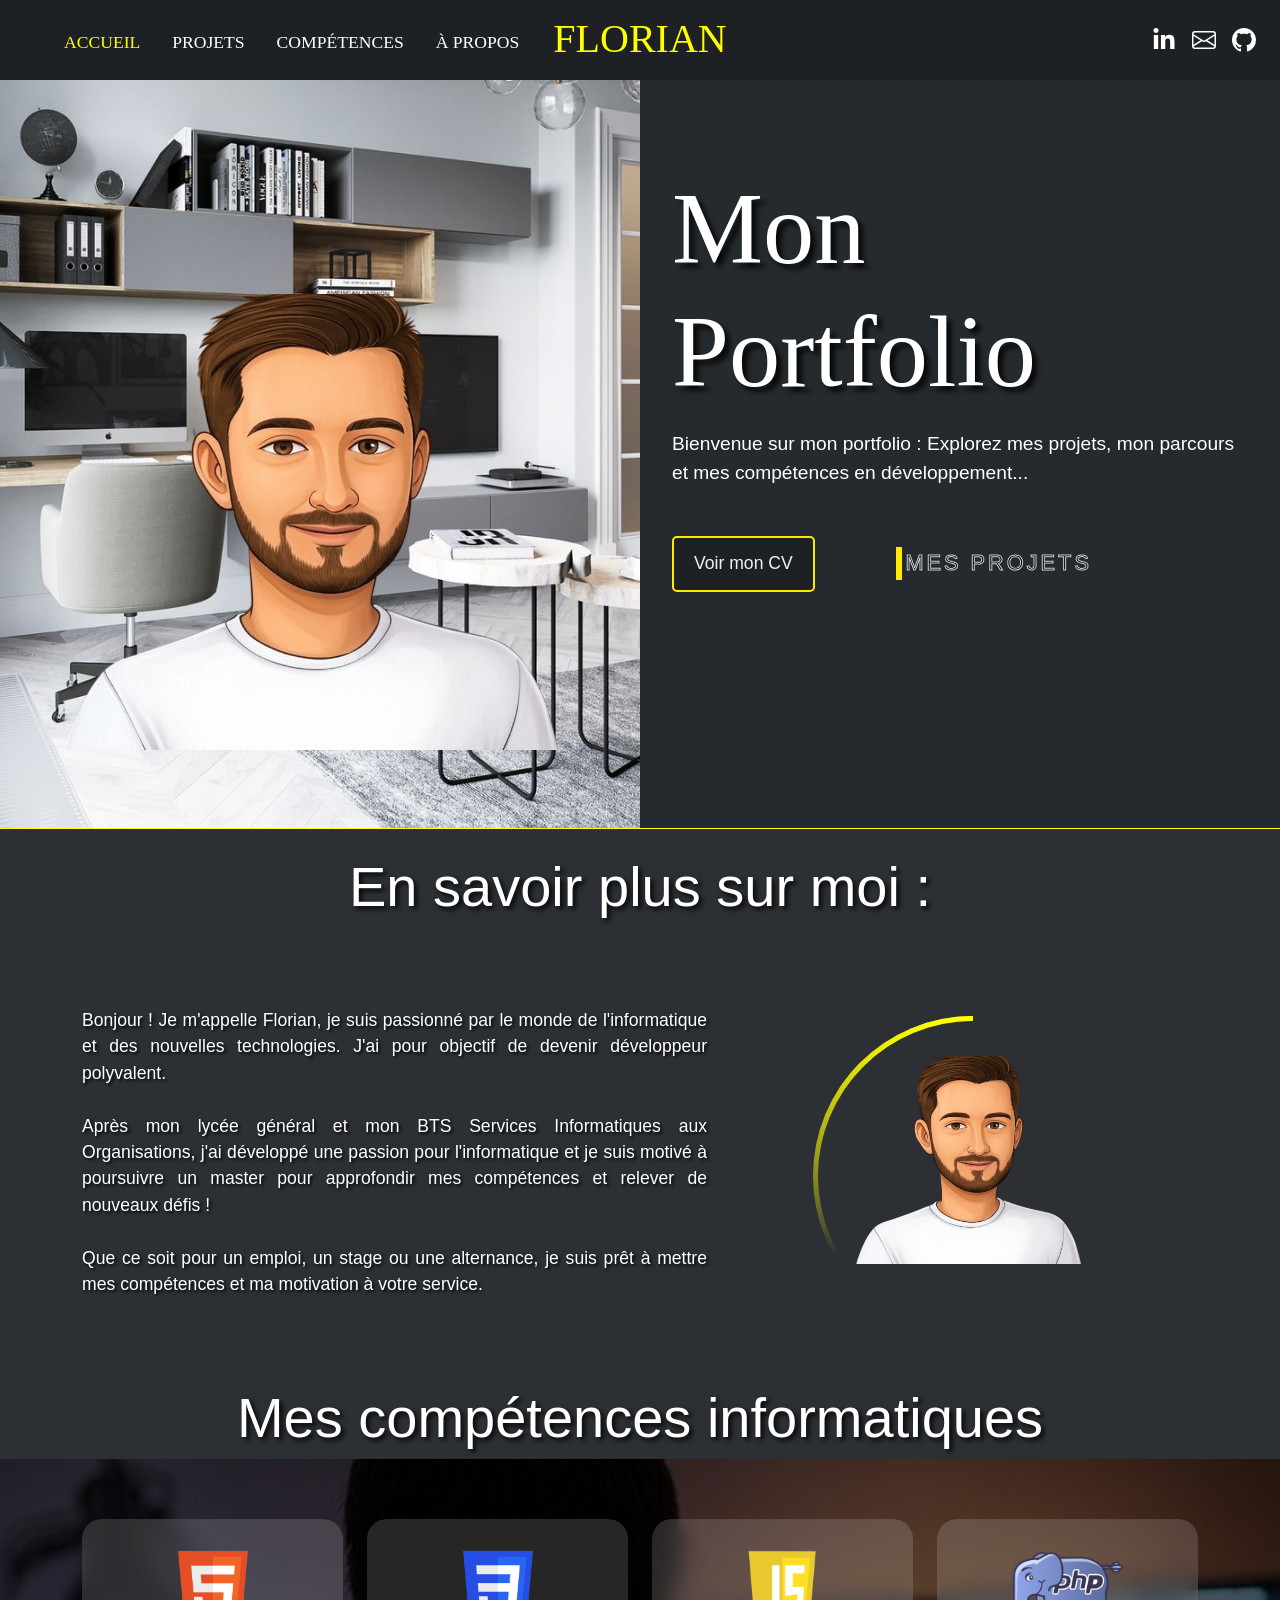
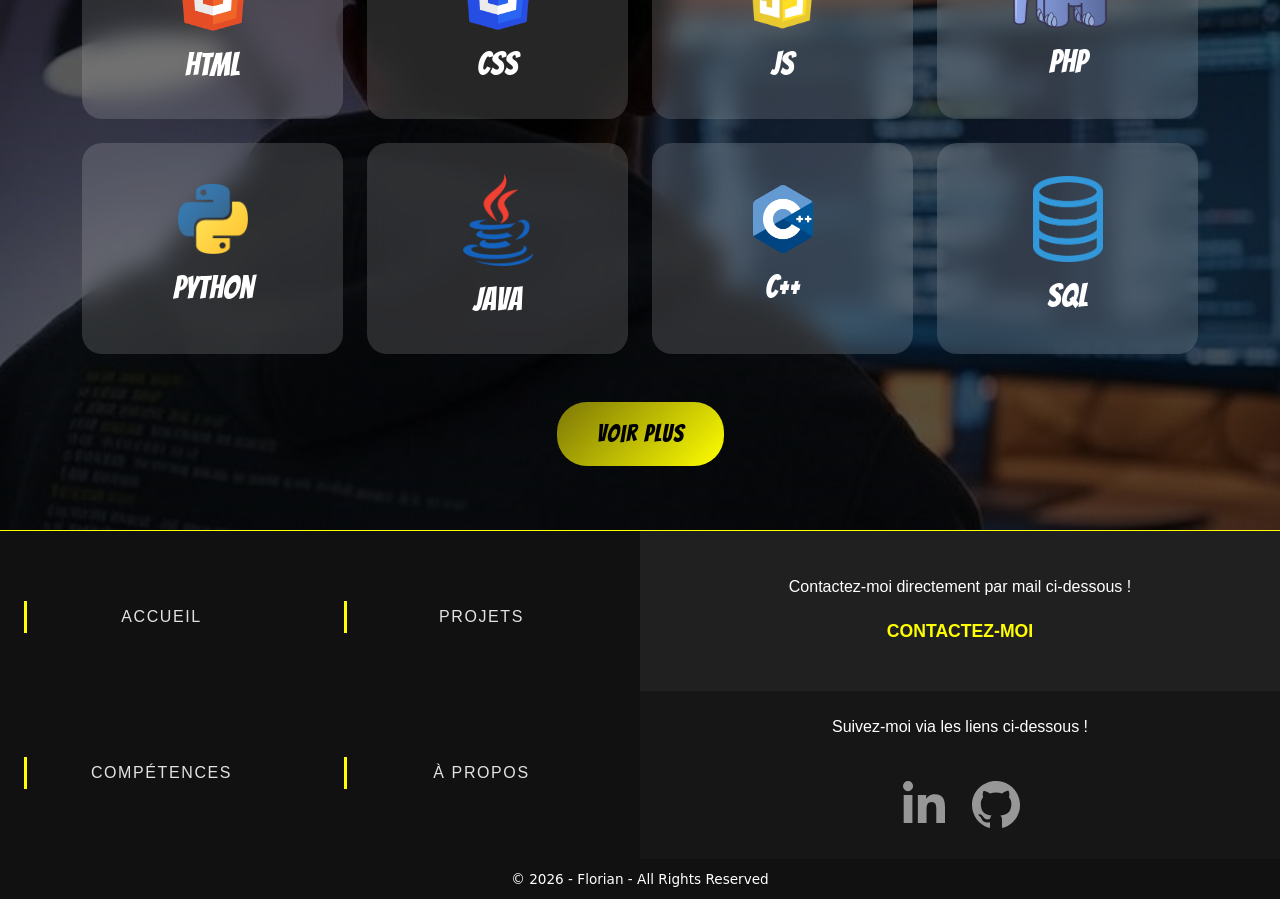
<file: index.html>
<!DOCTYPE html>
<html lang="fr">
<head>
    <meta charset="UTF-8">
    <meta name="viewport" content="width=device-width, initial-scale=1.0">
    <title>Portfolio | Accueil</title>
    <script src="index.js" defer></script>
    <!-- Bootstrap CSS -->
    <link href="https://cdn.jsdelivr.net/npm/bootstrap@5.3.3/dist/css/bootstrap.min.css" rel="stylesheet" integrity="sha384-QWTKZyjpPEjISv5WaRU9OFeRpok6YctnYmDr5pNlyT2bRjXh0JMhjY6hW+ALEwIH" crossorigin="anonymous">
    <!-- Font Awesome -->
    <link href="https://fonts.googleapis.com/css2?family=Bangers&display=swap" rel="stylesheet">
    <!-- AOS Animation Library -->
    <link href="https://unpkg.com/aos@2.3.1/dist/aos.css" rel="stylesheet">
    <link rel="stylesheet" href="index.css">
    <link rel="shortcut icon" href="Images/Shortcut/Shortcut_Image.png"/>
</head>

<body>

  <!-- ===== NAVBAR ===== -->
  <nav class="navbar navbar-expand-xl fixed-top">
    <div class="container-fluid">

      <!-- Menu offcanvas (mobile) -->
      <div class="offcanvas offcanvas-top" tabindex="-1" id="offcanvasNavbar" aria-labelledby="offcanvasNavbarLabel">
        <div class="offcanvas-header">
          <button type="button" class="btn-close" data-bs-dismiss="offcanvas" aria-label="Fermer"></button>
        </div>
        <div class="offcanvas-body">
          <ul class="navbar-nav justify-content-start flex-grow-1 pe-3 ms-lg-4">
            <li class="nav-item">
              <a class="nav-link page-actuel mx-lg-2" aria-current="page" href="#">ACCUEIL</a>
            </li>
            <li class="nav-item">
              <a class="nav-link mx-lg-2" href="Projets/Projets.html">PROJETS</a>
            </li>
            <li class="nav-item">
              <a class="nav-link mx-lg-2" href="Compétences/Competences.html">COMPÉTENCES</a>
            </li>
            <li class="nav-item">
              <a class="nav-link mx-lg-2" href="APropos/APropos.html">À PROPOS</a>
            </li>
          </ul>
        </div>
      </div>

      <!-- Burger à gauche -->
      <button class="navbar-toggler" type="button" data-bs-toggle="offcanvas" data-bs-target="#offcanvasNavbar" aria-controls="offcanvasNavbar" aria-label="Menu">
        <span class="navbar-toggler-icon"></span>
      </button>

      <!-- Titre centré absolument -->
      <a class="navbar-brand titre" href="#">FLORIAN</a>

      <!-- Icônes réseaux à droite -->
      <div class="div-reseau d-flex align-items-center gap-2 gap-md-3">
        <a title="LinkedIn" href="https://www.linkedin.com/in/florian-guicheteau-31a60a268/" target="_blank" class="nav-icon">
          <svg class="svg-linkedin" xmlns="http://www.w3.org/2000/svg" viewBox="0 0 448 512" width="24" height="24" fill="white">
            <path d="M100.3 448H7.4V148.9h92.9zM53.8 108.1C24.1 108.1 0 83.5 0 53.8a53.8 53.8 0 0 1 107.6 0c0 29.7-24.1 54.3-53.8 54.3zM447.9 448h-92.7V302.4c0-34.7-.7-79.2-48.3-79.2-48.3 0-55.7 37.7-55.7 76.7V448h-92.8V148.9h89.1v40.8h1.3c12.4-23.5 42.7-48.3 87.9-48.3 94 0 111.3 61.9 111.3 142.3V448z"/>
          </svg>
        </a>
        <a class="nav-icon d-none d-md-block" href="https://mail.google.com/mail/?view=cm&fs=1&to=florian.guicheteau49@gmail.com&su=Demande%20de%20contact&body=Bonjour,%20je%20souhaite%20vous%20contacter%20pour..." title="E-mail">
          <svg class="svg-mail" xmlns="http://www.w3.org/2000/svg" viewBox="0 0 16 16" width="24" height="24" fill="white">
            <path d="M0 4a2 2 0 0 1 2-2h12a2 2 0 0 1 2 2v8a2 2 0 0 1-2 2H2a2 2 0 0 1-2-2zm2-1a1 1 0 0 0-1 1v.217l7 4.2 7-4.2V4a1 1 0 0 0-1-1zm13 2.383-4.708 2.825L15 11.105zm-.034 6.876-5.64-3.471L8 9.583l-1.326-.795-5.64 3.47A1 1 0 0 0 2 13h12a1 1 0 0 0 .966-.741M1 11.105l4.708-2.897L1 5.383z"/>
          </svg>
        </a>
        <a title="GitHub" href="https://github.com/Florian2801" target="_blank" class="nav-icon">
          <svg class="svg-github" xmlns="http://www.w3.org/2000/svg" viewBox="0 0 16 16" width="24" height="24" fill="white">
            <path d="M8 0C3.58 0 0 3.58 0 8c0 3.54 2.29 6.53 5.47 7.59.4.07.55-.17.55-.38 0-.19-.01-.82-.01-1.49-2.01.37-2.53-.49-2.69-.94-.09-.23-.48-.94-.82-1.13-.28-.15-.68-.52-.01-.53.63-.01 1.08.58 1.23.82.72 1.21 1.87.87 2.33.66.07-.52.28-.87.51-1.07-1.78-.2-3.64-.89-3.64-3.95 0-.87.31-1.59.82-2.15-.08-.2-.36-1.02.08-2.12 0 0 .67-.21 2.2.82.64-.18 1.32-.27 2-.27s1.36.09 2 .27c1.53-1.04 2.2-.82 2.2-.82.44 1.1.16 1.92.08 2.12.51.56.82 1.27.82 2.15 0 3.07-1.87 3.75-3.65 3.95.29.25.54.73.54 1.48 0 1.07-.01 1.93-.01 2.2 0 .21.15.46.55.38A8.01 8.01 0 0 0 16 8c0-4.42-3.58-8-8-8"/>
          </svg>
        </a>
      </div>
    </div>
  </nav>

  <!-- ===== SECTION HERO ===== -->
  <div class="section-hero">
    <div class="row g-0 h-100">
      <!-- Image gauche -->
      <div class="col-md-6 col-12 position-relative">
        <img class="fond-moi" src="Images/Accueil/Fonds.jpg" alt="Background">
        <img class="moi" src="Images/Accueil/image-Photoroom.png" alt="Moi">
      </div>
      <!-- Texte droite (masqué sur mobile) -->
      <div class="col-md-6 d-none d-md-flex align-items-center hero-text-col">
        <div class="hero-text-inner">
          <h1 class="titre-portfolio2">Mon Portfolio</h1>
          <p class="p-portfolio">Bienvenue sur mon portfolio : Explorez mes projets, mon parcours et mes compétences en développement...</p>
          <div class="d-flex align-items-center gap-4 mt-4 mt-lg-5">
            <a href="APropos/APropos.html#cv-point">
              <button class="btn-cv">Voir mon CV</button>
            </a>
            <button class="btn-loisir">
              <a href="Projets/Projets.html" style="text-decoration:none;">
                <span>&nbsp;MES PROJETS&nbsp;</span>
                <span class="span-loisir">&nbsp;MES PROJETS&nbsp;</span>
              </a>
            </button>
          </div>
        </div>
      </div>
    </div>
  </div>

  <!-- ===== SECTION EN SAVOIR PLUS ===== -->
  <div class="div-scroll" id="div-scroll">
    <h1 class="text-center titre-div-scroll1 mt-4">En savoir plus sur moi :</h1>

    <div class="container mt-4 mt-md-5">
      <div class="row align-items-center">
        <div class="col-12 col-md-7 col-texte">
          <p class="p-savoir-plus me-md-3 mt-md-3">Bonjour ! Je m'appelle Florian, je suis passionné par le monde de l'informatique et des nouvelles technologies. J'ai pour objectif de devenir développeur polyvalent.<br><br>
            Après mon lycée général et mon BTS Services Informatiques aux Organisations, j'ai développé une passion pour l'informatique et je suis motivé à poursuivre un master pour approfondir mes compétences et relever de nouveaux défis !<br><br>
            Que ce soit pour un emploi, un stage ou une alternance, je suis prêt à mettre mes compétences et ma motivation à votre service.</p>
        </div>
        <div class="col-12 col-md-5 col-avatar d-flex justify-content-center">
          <div class="img-home mt-4 mt-md-5">
            <div class="img-box">
              <div class="img-item">
                <img class="img-bitmoji" src="Images/Accueil/image-Photoroom.png" alt="Avatar">
              </div>
            </div>
          </div>
        </div>
      </div>
    </div>

    <!-- ===== COMPÉTENCES ===== -->
    <h1 class="text-center titre-div-scroll2 mt-5">Mes compétences informatiques</h1>

    <div class="skills-section">
      <img src="Images/Accueil/Développeur.jpg" class="skills-bg" alt="">

      <div class="skills-overlay">
        <div class="container">
          <div class="row g-4 justify-content-center">

            <div class="col-6 col-md-4 col-xl-3">
              <div class="skill-card">
                <img src="Images/Accueil/Logo-html.png" alt="HTML">
                <span>HTML</span>
              </div>
            </div>

            <div class="col-6 col-md-4 col-xl-3">
              <div class="skill-card">
                <img src="Images/Accueil/logo-css.png" alt="CSS">
                <span>CSS</span>
              </div>
            </div>

            <div class="col-6 col-md-4 col-xl-3">
              <div class="skill-card">
                <img class="img-js" src="Images/Accueil/Logo-javascript.png" alt="JavaScript">
                <span>JS</span>
              </div>
            </div>

            <div class="col-6 col-md-4 col-xl-3 d-none d-xl-block">
              <div class="skill-card">
                <img class="img-php" src="Images/Accueil/Logo-php.png" alt="PHP">
                <span>PHP</span>
              </div>
            </div>

            <div class="col-6 col-md-4 col-xl-3">
              <div class="skill-card">
                <img src="Images/Accueil/Logo-python.png" alt="Python">
                <span>Python</span>
              </div>
            </div>

            <div class="col-6 col-md-4 col-xl-3">
              <div class="skill-card">
                <img src="Images/Accueil/Logo-java.webp" alt="Java">
                <span>Java</span>
              </div>
            </div>

            <div class="col-6 col-md-4 col-xl-3">
              <div class="skill-card">
                <img class="img-cpp" src="Images/Accueil/Logo-C++.png" alt="C++">
                <span>C++</span>
              </div>
            </div>

            <div class="col-6 col-md-4 col-xl-3 d-none d-xl-block">
              <div class="skill-card">
                <img src="Images/Accueil/Logo-sql.png" alt="SQL">
                <span>SQL</span>
              </div>
            </div>

          </div>

          <div class="text-center mt-5 pb-4">
            <a href="Compétences/Competences.html" class="btn-more">Voir plus</a>
          </div>
        </div>
      </div>
    </div>

    <!-- ===== FOOTER ===== -->
    <footer id="footer">
      <div class="row g-0">

        <!-- Liens pages -->
        <div class="col-12 col-md-6">
            <div class="box-footer1 d-flex flex-column justify-content-center align-items-center h-100 py-4">
                <div class="row mb-3 mb-md-5 g-3 g-md-5 w-100 px-3 px-md-0">
                    <div class="col-6 mb-2 mb-md-4 text-center">
                        <a class="a-pages w-100" href="#">ACCUEIL</a>
                    </div>
                    <div class="col-6 text-center">
                        <a class="a-pages w-100" href="Projets/Projets.html">PROJETS</a>
                    </div>
                </div>
                <div class="row mt-1 g-3 g-md-5 w-100 px-3 px-md-0">
                    <div class="col-6 text-center">
                        <a class="a-pages w-100" href="Compétences/Competences.html">COMPÉTENCES</a>
                    </div>
                    <div class="col-6 text-center">
                        <a class="a-pages w-100" href="APropos/APropos.html">À PROPOS</a>
                    </div>
                </div>
            </div>
        </div>

        <!-- Contact + Réseaux -->
        <div class="col-12 col-md-6 d-flex flex-column">
          <div class="box-footer2 flex-grow-1 d-flex flex-column justify-content-center align-items-center py-4">
            <p class="p-email mb-3">Contactez-moi directement par mail ci-dessous !</p>
            <a class="a-email" href="https://mail.google.com/mail/?view=cm&fs=1&to=florian.guicheteau49@gmail.com&su=Demande%20de%20contact&body=Bonjour,%20je%20souhaite%20vous%20contacter%20pour..." target="_blank">
              <button class="btn-email">CONTACTEZ-MOI</button>
            </a>
          </div>
          <div class="box-footer3 flex-grow-1 d-flex flex-column justify-content-center align-items-center py-4">
            <p class="p-suivre mb-3">Suivez-moi via les liens ci-dessous !</p>
              <div class="social-icons mt-3">
                  <a class="block-linkedin2" title="LinkedIn" href="https://www.linkedin.com/in/florian-guicheteau-31a60a268/" target="_blank">
                    <svg class="svg-linkedin2" xmlns="http://www.w3.org/2000/svg" viewBox="0 0 448 512"><path d="M100.3 448H7.4V148.9h92.9zM53.8 108.1C24.1 108.1 0 83.5 0 53.8a53.8 53.8 0 0 1 107.6 0c0 29.7-24.1 54.3-53.8 54.3zM447.9 448h-92.7V302.4c0-34.7-.7-79.2-48.3-79.2-48.3 0-55.7 37.7-55.7 76.7V448h-92.8V148.9h89.1v40.8h1.3c12.4-23.5 42.7-48.3 87.9-48.3 94 0 111.3 61.9 111.3 142.3V448z"/></svg>
                  </a>
                  <a class="block-github2" title="GitHub" href="https://github.com/Florian2801" target="_blank">
                    <svg class="svg-github2" xmlns="http://www.w3.org/2000/svg" viewBox="0 0 16 16"><path d="M8 0C3.58 0 0 3.58 0 8c0 3.54 2.29 6.53 5.47 7.59.4.07.55-.17.55-.38 0-.19-.01-.82-.01-1.49-2.01.37-2.53-.49-2.69-.94-.09-.23-.48-.94-.82-1.13-.28-.15-.68-.52-.01-.53.63-.01 1.08.58 1.23.82.72 1.21 1.87.87 2.33.66.07-.52.28-.87.51-1.07-1.78-.2-3.64-.89-3.64-3.95 0-.87.31-1.59.82-2.15-.08-.2-.36-1.02.08-2.12 0 0 .67-.21 2.2.82.64-.18 1.32-.27 2-.27s1.36.09 2 .27c1.53-1.04 2.2-.82 2.2-.82.44 1.1.16 1.92.08 2.12.51.56.82 1.27.82 2.15 0 3.07-1.87 3.75-3.65 3.95.29.25.54.73.54 1.48 0 1.07-.01 1.93-.01 2.2 0 .21.15.46.55.38A8.01 8.01 0 0 0 16 8c0-4.42-3.58-8-8-8"/></svg>
                  </a>
              </div>
          </div>
        </div>
      </div>

      <div class="div-copyright">
        <p class="text-center copyright mb-0">© 2026 - Florian - All Rights Reserved</p>
      </div>
    </footer>

  </div>

  <!-- Bootstrap JS -->
  <script src="https://cdn.jsdelivr.net/npm/bootstrap@5.3.3/dist/js/bootstrap.bundle.min.js" integrity="sha384-YvpcrYf0tY3lHB60NNkmXc5s9fDVZLESaAA55NDzOxhy9GkcIdslK1eN7N6jIeHz" crossorigin="anonymous"></script>
</body>
</html>
</file>
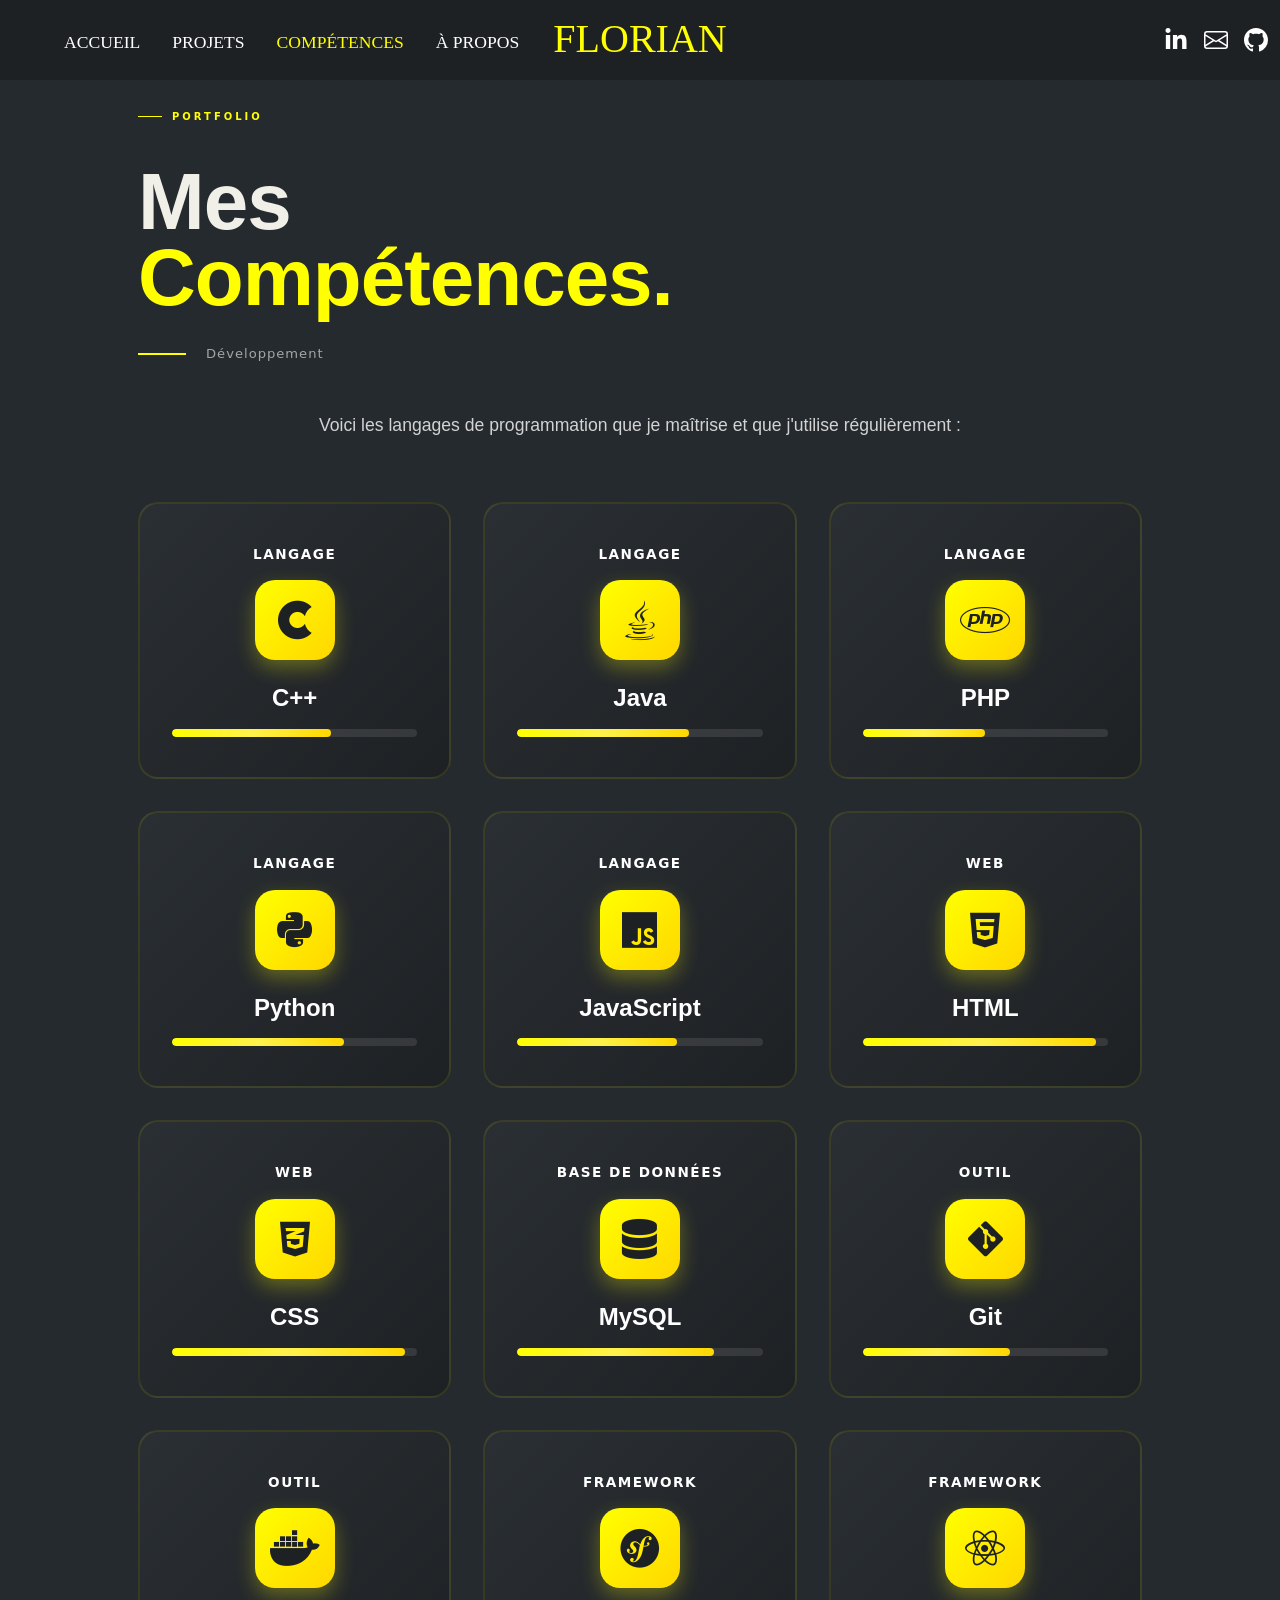
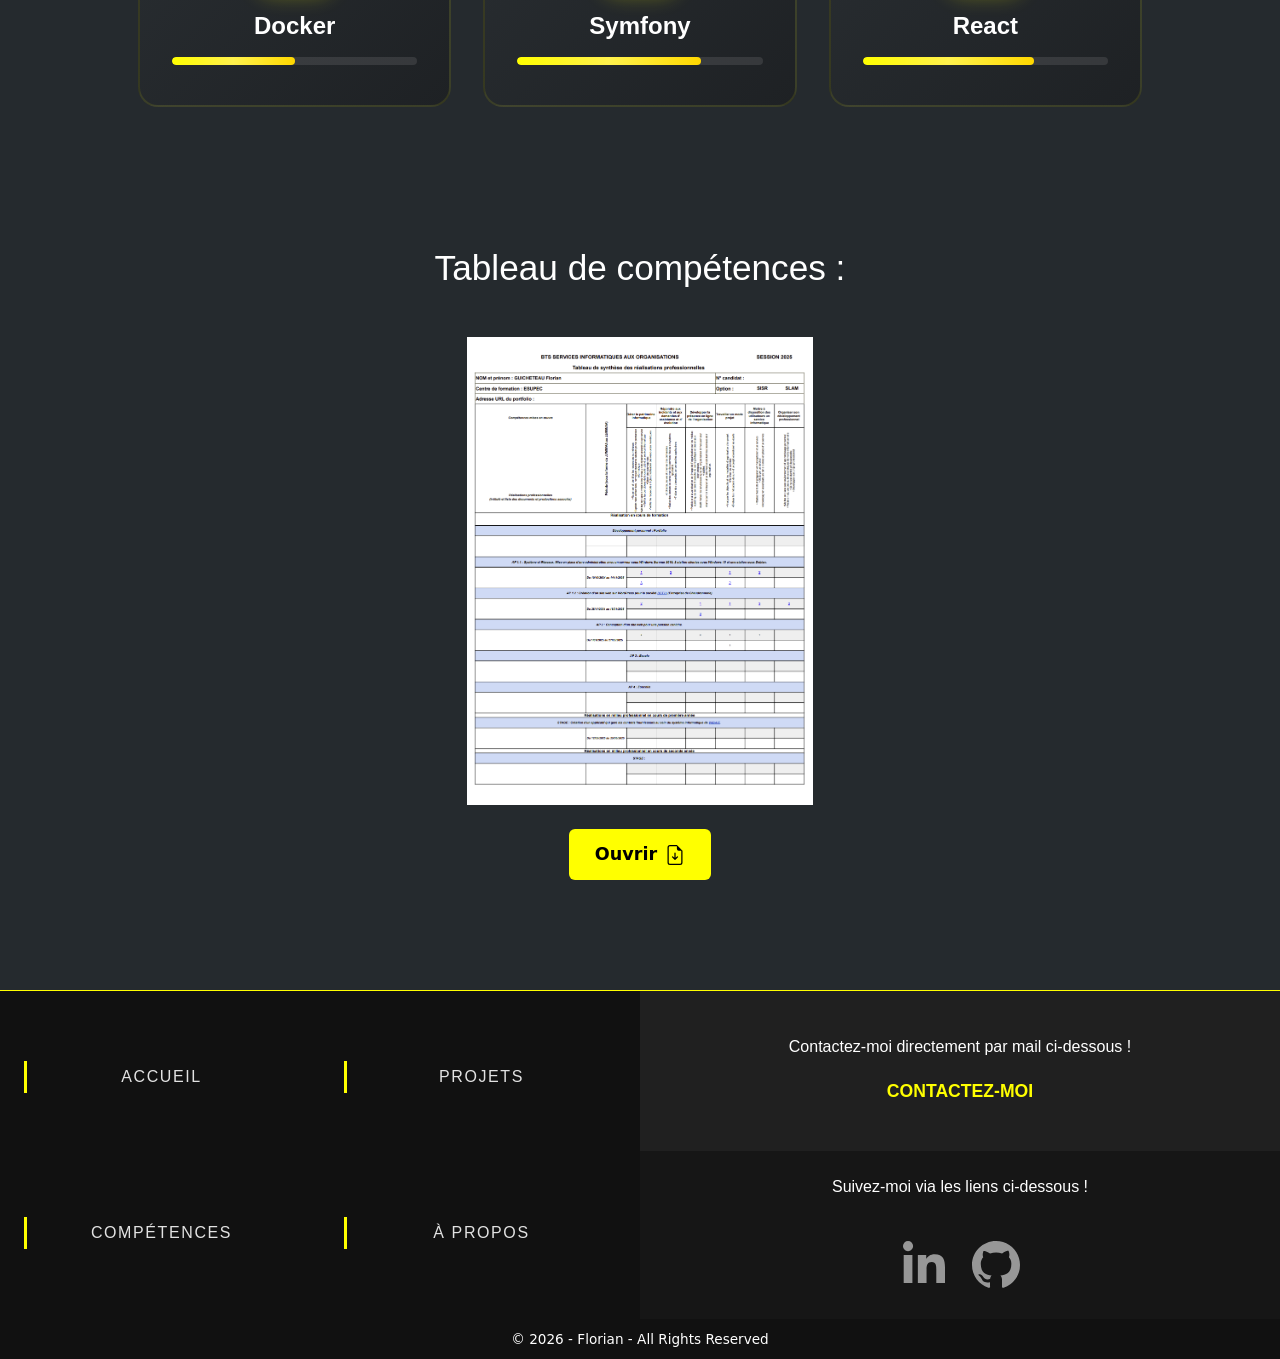
<file: Compétences/Competences.html>
<!DOCTYPE html>
<html lang="fr">
<head>
    <meta charset="UTF-8">
    <meta name="viewport" content="width=device-width, initial-scale=1.0">
    <title>Portfolio | Compétences</title>
    <link rel="stylesheet" href="Competences.css">
    <link rel="shortcut icon" href="../Images/Shortcut/Shortcut_Image.png"/>
    <script src="Competences.js" defer></script>
    <!-- Bootstrap CSS -->
    <link href="https://cdn.jsdelivr.net/npm/bootstrap@5.3.3/dist/css/bootstrap.min.css" rel="stylesheet" integrity="sha384-QWTKZyjpPEjISv5WaRU9OFeRpok6YctnYmDr5pNlyT2bRjXh0JMhjY6hW+ALEwIH" crossorigin="anonymous">
    <!-- Font Awesome -->
     <link rel="stylesheet" href="https://cdnjs.cloudflare.com/ajax/libs/font-awesome/6.5.1/css/all.min.css">
    <link href="https://fonts.googleapis.com/css2?family=Bangers&display=swap" rel="stylesheet">
    <!-- AOS Animation Library -->
    <link href="https://unpkg.com/aos@2.3.1/dist/aos.css" rel="stylesheet">
</head>

<body>

    <!-- ===== NAVBAR ===== -->
    <nav class="navbar navbar-expand-xl fixed-top">
        <div class="container-fluid">

            <!-- Menu offcanvas (mobile) -->
            <div class="offcanvas offcanvas-top" tabindex="-1" id="offcanvasNavbar" aria-labelledby="offcanvasNavbarLabel">
                <div class="offcanvas-header">
                    <button type="button" class="btn-close" data-bs-dismiss="offcanvas" aria-label="Fermer"></button>
                </div>
                <div class="offcanvas-body">
                    <ul class="navbar-nav justify-content-start flex-grow-1 pe-3 ms-lg-4">
                        <li class="nav-item">
                            <a class="nav-link mx-lg-2" href="../index.html">ACCUEIL</a>
                        </li>
                        <li class="nav-item">
                            <a class="nav-link mx-lg-2" href="../Projets/Projets.html">PROJETS</a>
                        </li>
                        <li class="nav-item">
                            <a class="nav-link page-actuel mx-lg-2" aria-current="page" href="#">COMPÉTENCES</a>
                        </li>
                        <li class="nav-item">
                            <a class="nav-link mx-lg-2" href="../APropos/APropos.html">À PROPOS</a>
                        </li>
                    </ul>
                </div>
            </div>

            <!-- Burger à gauche -->
            <button class="navbar-toggler" type="button" data-bs-toggle="offcanvas" data-bs-target="#offcanvasNavbar" aria-controls="offcanvasNavbar" aria-label="Menu">
                <span class="navbar-toggler-icon"></span>
            </button>

            <!-- Titre centré -->
            <a class="navbar-brand titre" href="../index.html">FLORIAN</a>

            <!-- Icônes réseaux à droite -->
            <div class="div-reseau d-flex align-items-center gap-2 gap-md-3">
                <a class="nav-icon" title="LinkedIn" href="https://www.linkedin.com/in/florian-guicheteau-31a60a268/" target="_blank">
                    <svg class="svg-linkedin" xmlns="http://www.w3.org/2000/svg" viewBox="0 0 448 512" width="24" height="24" fill="white">
                        <path d="M100.3 448H7.4V148.9h92.9zM53.8 108.1C24.1 108.1 0 83.5 0 53.8a53.8 53.8 0 0 1 107.6 0c0 29.7-24.1 54.3-53.8 54.3zM447.9 448h-92.7V302.4c0-34.7-.7-79.2-48.3-79.2-48.3 0-55.7 37.7-55.7 76.7V448h-92.8V148.9h89.1v40.8h1.3c12.4-23.5 42.7-48.3 87.9-48.3 94 0 111.3 61.9 111.3 142.3V448z"/>
                    </svg>
                </a>
                <a class="nav-icon d-none d-md-block" href="https://mail.google.com/mail/?view=cm&fs=1&to=florian.guicheteau49@gmail.com&su=Demande%20de%20contact&body=Bonjour,%20je%20souhaite%20vous%20contacter%20pour..." title="E-mail">
                    <svg class="svg-mail" xmlns="http://www.w3.org/2000/svg" viewBox="0 0 16 16" width="24" height="24" fill="white">
                        <path d="M0 4a2 2 0 0 1 2-2h12a2 2 0 0 1 2 2v8a2 2 0 0 1-2 2H2a2 2 0 0 1-2-2zm2-1a1 1 0 0 0-1 1v.217l7 4.2 7-4.2V4a1 1 0 0 0-1-1zm13 2.383-4.708 2.825L15 11.105zm-.034 6.876-5.64-3.471L8 9.583l-1.326-.795-5.64 3.47A1 1 0 0 0 2 13h12a1 1 0 0 0 .966-.741M1 11.105l4.708-2.897L1 5.383z"/>
                    </svg>
                </a>
                <a class="nav-icon" title="GitHub" href="https://github.com/Florian2801" target="_blank">
                    <svg class="svg-github" xmlns="http://www.w3.org/2000/svg" viewBox="0 0 16 16" width="24" height="24" fill="white">
                        <path d="M8 0C3.58 0 0 3.58 0 8c0 3.54 2.29 6.53 5.47 7.59.4.07.55-.17.55-.38 0-.19-.01-.82-.01-1.49-2.01.37-2.53-.49-2.69-.94-.09-.23-.48-.94-.82-1.13-.28-.15-.68-.52-.01-.53.63-.01 1.08.58 1.23.82.72 1.21 1.87.87 2.33.66.07-.52.28-.87.51-1.07-1.78-.2-3.64-.89-3.64-3.95 0-.87.31-1.59.82-2.15-.08-.2-.36-1.02.08-2.12 0 0 .67-.21 2.2.82.64-.18 1.32-.27 2-.27s1.36.09 2 .27c1.53-1.04 2.2-.82 2.2-.82.44 1.1.16 1.92.08 2.12.51.56.82 1.27.82 2.15 0 3.07-1.87 3.75-3.65 3.95.29.25.54.73.54 1.48 0 1.07-.01 1.93-.01 2.2 0 .21.15.46.55.38A8.01 8.01 0 0 0 16 8c0-4.42-3.58-8-8-8"/>
                    </svg>
                </a>
            </div>

        </div>
    </nav>

    <!-- ===== SECTION COMPÉTENCES ===== -->
    <section class="skills-section">
        <div class="container">

            <!-- Hero -->
            <div class="hero">
                <div class="hero-eyebrow">Portfolio</div>
                <h1 class="hero-title">
                    Mes<br><span>Compétences.</span>
                </h1>
                <div class="hero-meta">
                    <div class="hero-line"></div>
                    <span class="hero-count">Développement</span>
                </div>
            </div>

            <p class="text-center section-p mb-5 mt-md-4">Voici les langages de programmation que je maîtrise et que j'utilise régulièrement :</p>

            <!-- Grille de compétences -->
            <div class="skills-grid">

                <!-- C++ -->
                <div class="skill-card">
                    <div class="skill-category">Langage</div>
                    <div class="skill-icon">
                        <i class="fab fa-cuttlefish"></i>
                    </div>
                    <h3 class="skill-name">C++</h3>
                    <div class="skill-level">
                        <div class="skill-level-fill" data-width="65"></div>
                    </div>
                </div>

                <!-- Java -->
                <div class="skill-card">
                    <div class="skill-category">Langage</div>
                    <div class="skill-icon">
                        <i class="fab fa-java"></i>
                    </div>
                    <h3 class="skill-name">Java</h3>
                    <div class="skill-level">
                        <div class="skill-level-fill" data-width="70"></div>
                    </div>
                </div>

                <!-- PHP -->
                <div class="skill-card">
                    <div class="skill-category">Langage</div>
                    <div class="skill-icon">
                        <i class="fab fa-php"></i>
                    </div>
                    <h3 class="skill-name">PHP</h3>
                    <div class="skill-level">
                        <div class="skill-level-fill" data-width="50"></div>
                    </div>
                </div>

                <!-- Python -->
                <div class="skill-card">
                    <div class="skill-category">Langage</div>
                    <div class="skill-icon">
                        <i class="fab fa-python"></i>
                    </div>
                    <h3 class="skill-name">Python</h3>
                    <div class="skill-level">
                        <div class="skill-level-fill" data-width="70"></div>
                    </div>
                </div>

                <!-- JavaScript -->
                <div class="skill-card">
                    <div class="skill-category">Langage</div>
                    <div class="skill-icon">
                        <i class="fab fa-js"></i>
                    </div>
                    <h3 class="skill-name">JavaScript</h3>
                    <div class="skill-level">
                        <div class="skill-level-fill" data-width="65"></div>
                    </div>
                </div>

                <!-- HTML -->
                <div class="skill-card">
                    <div class="skill-category">Web</div>
                    <div class="skill-icon">
                        <i class="fab fa-html5"></i>
                    </div>
                    <h3 class="skill-name">HTML</h3>
                    <div class="skill-level">
                        <div class="skill-level-fill" data-width="95"></div>
                    </div>
                </div>

                <!-- CSS -->
                <div class="skill-card">
                    <div class="skill-category">Web</div>
                    <div class="skill-icon">
                        <i class="fab fa-css3-alt"></i>
                    </div>
                    <h3 class="skill-name">CSS</h3>
                    <div class="skill-level">
                        <div class="skill-level-fill" data-width="95"></div>
                    </div>
                </div>

                <!-- MySQL -->
                <div class="skill-card">
                    <div class="skill-category">Base de données</div>
                    <div class="skill-icon">
                        <i class="fas fa-database"></i>
                    </div>
                    <h3 class="skill-name">MySQL</h3>
                    <div class="skill-level">
                        <div class="skill-level-fill" data-width="80"></div>
                    </div>
                </div>

                <!-- Git -->
                <div class="skill-card">
                    <div class="skill-category">Outil</div>
                    <div class="skill-icon">
                        <i class="fab fa-git-alt"></i>
                    </div>
                    <h3 class="skill-name">Git</h3>
                    <div class="skill-level">
                        <div class="skill-level-fill" data-width="60"></div>
                    </div>
                </div>

                <!-- Docker -->
                <div class="skill-card">
                    <div class="skill-category">Outil</div>
                    <div class="skill-icon">
                        <i class="fab fa-docker"></i>
                    </div>
                    <h3 class="skill-name">Docker</h3>
                    <div class="skill-level">
                        <div class="skill-level-fill" data-width="50"></div>
                    </div>
                </div>

                <!-- Symfony -->
                <div class="skill-card">
                    <div class="skill-category">Framework</div>
                    <div class="skill-icon">
                        <i class="fa-brands fa-symfony"></i>
                    </div>
                    <h3 class="skill-name">Symfony</h3>
                    <div class="skill-level">
                        <div class="skill-level-fill" data-width="75"></div>
                    </div>
                </div>

                <!-- React -->
                <div class="skill-card">
                    <div class="skill-category">Framework</div>
                    <div class="skill-icon">
                        <i class="fab fa-react"></i>
                    </div>
                    <h3 class="skill-name">React</h3>
                    <div class="skill-level">
                        <div class="skill-level-fill" data-width="70"></div>
                    </div>
                </div>

            </div>
        </div>
    </section>

    <!-- ===== TABLEAU DE COMPÉTENCES ===== -->
    <div class="div-cv">
        <h1 class="titre-cv text-center mt-5">Tableau de compétences :</h1>
        <a href="https://docs.google.com/spreadsheets/d/1q9ckmuyxmyol6bG_iDl1q6WDxDN7kEssXs48SJ2pTpw/edit?usp=sharing" target="_blank">
            <img class="cv mx-auto d-block img-fluid mt-5" src="../Images/Compétences/Tableau de compétences.png" alt="Tableau de compétences">
        </a>
        <div class="btn-wrapper">
            <a href="https://docs.google.com/spreadsheets/d/1q9ckmuyxmyol6bG_iDl1q6WDxDN7kEssXs48SJ2pTpw/edit?usp=sharing" target="_blank">
                <button class="btn-cv">
                    Ouvrir
                    <svg xmlns="http://www.w3.org/2000/svg" width="20" height="20" fill="currentColor" viewBox="0 0 16 16">
                        <path d="M8.5 6.5a.5.5 0 0 0-1 0v3.793L6.354 9.146a.5.5 0 1 0-.708.708l2 2a.5.5 0 0 0 .708 0l2-2a.5.5 0 0 0-.708-.708L8.5 10.293z"/>
                        <path d="M14 14V4.5L9.5 0H4a2 2 0 0 0-2 2v12a2 2 0 0 0 2 2h8a2 2 0 0 0 2-2M9.5 3A1.5 1.5 0 0 0 11 4.5h2V14a1 1 0 0 1-1 1H4a1 1 0 0 1-1-1V2a1 1 0 0 1 1-1h5.5z"/>
                    </svg>
                </button>
            </a>
        </div>
    </div>

    <!-- ===== FOOTER ===== -->
    <footer id="footer">
        <div class="row g-0">

            <!-- Liens pages -->
            <div class="col-12 col-md-6">
                <div class="box-footer1 d-flex flex-column justify-content-center align-items-center h-100 py-4">
                    <div class="row mb-3 mb-md-5 g-3 g-md-5 w-100 px-3 px-md-0">
                        <div class="col-6 mb-2 mb-md-4 text-center">
                            <a class="a-pages w-100" href="../index.html">ACCUEIL</a>
                        </div>
                        <div class="col-6 text-center">
                            <a class="a-pages w-100" href="../Projets/Projets.html">PROJETS</a>
                        </div>
                    </div>
                    <div class="row mt-1 g-3 g-md-5 w-100 px-3 px-md-0">
                        <div class="col-6 text-center">
                            <a class="a-pages w-100" href="#">COMPÉTENCES</a>
                        </div>
                        <div class="col-6 text-center">
                            <a class="a-pages w-100" href="../APropos/APropos.html">À PROPOS</a>
                        </div>
                    </div>
                </div>
            </div>

            <!-- Contact + Réseaux -->
            <div class="col-12 col-md-6 d-flex flex-column">
                <div class="box-footer2 flex-grow-1 d-flex flex-column justify-content-center align-items-center py-4">
                    <p class="p-email mb-3">Contactez-moi directement par mail ci-dessous !</p>
                    <a class="a-email" href="https://mail.google.com/mail/?view=cm&fs=1&to=florian.guicheteau49@gmail.com&su=Demande%20de%20contact&body=Bonjour,%20je%20souhaite%20vous%20contacter%20pour..." target="_blank">
                        <button class="btn-email">CONTACTEZ-MOI</button>
                    </a>
                </div>
                <div class="box-footer3 flex-grow-1 d-flex flex-column justify-content-center align-items-center py-4">
                    <p class="p-suivre mb-3">Suivez-moi via les liens ci-dessous !</p>
                      <div class="social-icons mt-3">
                          <a class="block-linkedin2" title="LinkedIn" href="https://www.linkedin.com/in/florian-guicheteau-31a60a268/" target="_blank">
                            <svg class="svg-linkedin2" xmlns="http://www.w3.org/2000/svg" viewBox="0 0 448 512"><path d="M100.3 448H7.4V148.9h92.9zM53.8 108.1C24.1 108.1 0 83.5 0 53.8a53.8 53.8 0 0 1 107.6 0c0 29.7-24.1 54.3-53.8 54.3zM447.9 448h-92.7V302.4c0-34.7-.7-79.2-48.3-79.2-48.3 0-55.7 37.7-55.7 76.7V448h-92.8V148.9h89.1v40.8h1.3c12.4-23.5 42.7-48.3 87.9-48.3 94 0 111.3 61.9 111.3 142.3V448z"/></svg>
                          </a>
                          <a class="block-github2" title="GitHub" href="https://github.com/Florian2801" target="_blank">
                            <svg class="svg-github2" xmlns="http://www.w3.org/2000/svg" viewBox="0 0 16 16"><path d="M8 0C3.58 0 0 3.58 0 8c0 3.54 2.29 6.53 5.47 7.59.4.07.55-.17.55-.38 0-.19-.01-.82-.01-1.49-2.01.37-2.53-.49-2.69-.94-.09-.23-.48-.94-.82-1.13-.28-.15-.68-.52-.01-.53.63-.01 1.08.58 1.23.82.72 1.21 1.87.87 2.33.66.07-.52.28-.87.51-1.07-1.78-.2-3.64-.89-3.64-3.95 0-.87.31-1.59.82-2.15-.08-.2-.36-1.02.08-2.12 0 0 .67-.21 2.2.82.64-.18 1.32-.27 2-.27s1.36.09 2 .27c1.53-1.04 2.2-.82 2.2-.82.44 1.1.16 1.92.08 2.12.51.56.82 1.27.82 2.15 0 3.07-1.87 3.75-3.65 3.95.29.25.54.73.54 1.48 0 1.07-.01 1.93-.01 2.2 0 .21.15.46.55.38A8.01 8.01 0 0 0 16 8c0-4.42-3.58-8-8-8"/></svg>
                          </a>
                      </div>
                </div>
            </div>

        </div>

        <div class="div-copyright">
            <p class="text-center copyright mb-0">© 2026 - Florian - All Rights Reserved</p>
        </div>
    </footer>

    <!-- Bootstrap JS -->
    <script src="https://cdn.jsdelivr.net/npm/bootstrap@5.3.3/dist/js/bootstrap.bundle.min.js" integrity="sha384-YvpcrYf0tY3lHB60NNkmXc5s9fDVZLESaAA55NDzOxhy9GkcIdslK1eN7N6jIeHz" crossorigin="anonymous"></script>
</body>
</html>
</file>
<file: index.css>
/* ===========================
   GÉNÉRAL
=========================== */

:root {
    --selected-color: #FFFF00;
    --navbar-h: 80px;
    --dark-bg: #252a2e;
    --navbar-bg: #1e2124;
}

*, *::before, *::after {
    box-sizing: border-box;
}

html, body {
    margin: 0;
    background-color: var(--dark-bg);
    overflow-x: hidden;
}

::selection {
    background: #787777;
}

/* ===========================
   NAVBAR
=========================== */

.navbar {
    background-color: var(--navbar-bg);
    height: var(--navbar-h);
    padding: 0 0.75rem;
    z-index: 1050;
}

/* Hamburger à gauche */
.navbar-toggler {
    order: -1;
    border: none;
    padding: 0;
}

.navbar-toggler:focus {
    box-shadow: none;
    outline: none;
}

.navbar-toggler .navbar-toggler-icon {
    background-image: url("data:image/svg+xml;charset=utf8,%3Csvg viewBox='0 0 32 32' xmlns='http://www.w3.org/2000/svg'%3E%3Cpath stroke='rgb(246,255,0)' stroke-width='2' stroke-linecap='round' stroke-miterlimit='10' d='M4 8h24M4 16h24M4 24h24'/%3E%3C/svg%3E");
}

/* Titre centré */
.navbar .titre {
    color: var(--selected-color);
    font-family: 'Quicksand';   
    font-weight: 400;
    font-size: clamp(1.6rem, 4vw, 2.5rem);
    cursor: pointer;
    position: absolute;
    top: 50%;
    left: 50%;
    transform: translate(-50%, -50%);
    text-decoration: none;
    white-space: nowrap;
    transition: color 0.2s ease;
}

.navbar .titre:hover {
    color: white;
}

.navbar .titre::after {
    content: "";
    display: block;
    width: 100%;
    height: 3px;
    background-color: var(--selected-color);
    border-radius: 50px;
    transform: scaleX(0);
    transition: transform 0.3s ease;
}

.navbar .titre:hover::after {
    transform: scaleX(1);
}

/* Icônes réseaux */
.div-reseau {
    margin-left: auto;
}

.nav-icon {
    display: inline-flex;
    align-items: center;
}

/* Animations entrée icônes */
@keyframes slideDown {
    from { opacity: 0; transform: translateY(-20px); }
    to   { opacity: 1; transform: translateY(0); }
}

.svg-linkedin { animation: slideDown 0.7s ease-out 0.1s both; }
.svg-mail     { animation: slideDown 0.7s ease-out 0.2s both; }
.svg-github   { animation: slideDown 0.7s ease-out 0.3s both; }

/* Hover icônes navbar */
.svg-linkedin:hover,
.svg-mail:hover,
.svg-github:hover {
    fill: var(--selected-color);
    transition: fill 0.2s ease;
}

/* ===========================
   OFFCANVAS (menu mobile)
=========================== */

.offcanvas-top {
    background-color: var(--navbar-bg);
    height: auto !important;
}

.offcanvas-header {
    justify-content: flex-end;
}

.offcanvas-header .btn-close {
    background: none;
    border: none;
    padding: 0;
    opacity: 1;
    filter: none;
    /* On injecte le SVG jaune via JS */
}

.offcanvas-header .btn-close:focus {
    box-shadow: none;
    outline: none;
}

.offcanvas-body {
    text-align: center;
}

/* Liens nav */

.nav-item .nav-link {
    font-weight: 500;
    font-size: clamp(1rem, 4vw, 1.4rem);
    font-family: 'Quicksand';   
    color: #ffffff;
    position: relative;
    padding-bottom: 4px;
    border-radius: 5px;
}

.nav-link.page-actuel {
    color: var(--selected-color);
}

.nav-item .nav-link:focus {
    color: #ffffff;
}

@media (min-width: 1200px) and (max-width: 1430px) {
    .nav-item .nav-link {
        font-size: 1.1rem;
    }
}

/* Underline hover (desktop uniquement) */
@media (min-width: 768px) {
    .nav-item .nav-link::before {
        content: "";
        position: absolute;
        bottom: 0;
        left: 50%;
        transform: translateX(-50%);
        width: 0;
        height: 2px;
        background-color: var(--selected-color);
        visibility: hidden;
        transition: width 0.3s ease;
    }

    .nav-item .nav-link:hover::before {
        width: 100%;
        visibility: visible;
    }

    .nav-item .nav-link:hover {
        color: #ffffff;
    }

    .nav-item .nav-link.page-actuel:hover {
        color: var(--selected-color);
    }
}

/* Hover mobile */
@media (max-width: 767px) {
    .nav-link:hover {
        background-color: var(--selected-color);
        color: #000 !important;
    }

    .nav-item {
        margin-bottom: 6px;
    }
}

/* ===========================
   SECTION HERO
=========================== */

.section-hero {
    position: fixed;
    top: 10px;
    left: 0;
    width: 100%;
    height: 100vh;
    z-index: 0;
}

@media (min-width: 767px) {
    .section-hero {
        top: -70px;
    }
}

.hero-img-col {
    overflow: hidden;
}

.fond-moi {
    width: 100%;
    height: 100%;
    object-fit: cover;
    display: block;
}

.moi {
    position: absolute;
    bottom: 0;
    left: 50%;
    transform: translateX(-50%);
    max-width: 80%;
    margin-bottom: 250px;
    height: auto;
    border-radius: 20px;
}

@media (min-width: 590px) and (max-width: 630px) {
    .moi {
        margin-bottom: 280px;
    }
}

@media (min-width: 630px) and (max-width: 767px) {
    .moi {
        margin-bottom: 300px;
    }
}

@media (min-width: 767px) {
    .moi {
        margin-bottom: 140px;
        max-width: 95%;
    }
}

@media (min-width: 992px) {
    .moi {
        margin-bottom: 80px;
    }
}

@media (min-width: 1350px) {
    .moi {
        margin-bottom: 135px;
    }
}

@media (min-width: 1500px) {
    .moi {
        margin-bottom: 250px;
    }
}

/* Sur mobile la section hero prend la hauteur de l'image */
@media (max-width: 767px) {
    .section-hero {
        min-height: auto;
    }

    .hero-img-col {
        min-height: 55vw;
    }

    .fond-moi {
        height: auto;
        min-height: 55vw;
    }

    .moi {
        max-width: 78%;
    }
}

/* Texte hero */
.hero-text-col {
    padding-left: 2rem;
    padding-right: 2rem;
}

.hero-text-inner {
    width: 100%;
}

/* Keyframes animations */
@keyframes fadeInUp {
    from { opacity: 0; transform: translateY(30px); }
    to   { opacity: 1; transform: translateY(0); }
}

@keyframes fadeIn {
    from { opacity: 0; }
    to   { opacity: 1; }
}

@keyframes slideInLeft {
    from { opacity: 0; transform: translateX(-50px); }
    to   { opacity: 1; transform: translateX(0); }
}

.titre-portfolio2 {
    color: white;
    font-family: 'Quicksand';
    width: 20px;
    text-shadow: 5px 5px 5px rgba(0, 0, 0, 0.8);
    font-size: clamp(2.5rem, 8vw, 7rem);
    animation: fadeInUp 0.8s ease-out both;
}

.p-portfolio {
    color: #ffffff;
    font-size: clamp(0.9rem, 1.8vw, 1.2rem);
    font-family: 'Quicksand', sans-serif;
    margin-top: 1rem;
    animation: fadeIn 1s ease-out 0.3s both;
}

/* Bouton CV */
.btn-cv {
    display: inline-block;
    padding: 12px 20px;
    font-size: clamp(0.5rem, 1.4vw, 1.1rem);
    font-family: 'Quicksand', sans-serif;
    color: rgba(255, 255, 255, 0.94);
    background-color: var(--navbar-bg);
    border: 2px solid #ffea00;
    border-radius: 5px;
    cursor: pointer;
    transition: box-shadow 0.3s ease;
    animation: slideInLeft 0.8s ease-out 0.5s both;
    white-space: nowrap;
}

.btn-cv:hover {
    box-shadow: 10px 8px 10px rgba(0, 0, 0, 0.58);
}

.btn-cv::after {
    content: "";
    display: block;
    width: 0;
    height: 1.8px;
    background: #ffea00;
    border-radius: 50px;
    transition: width 0.3s ease;
}

.btn-cv:hover::after {
    width: 100%;
}

/* Bouton Projets */
.btn-loisir {
    position: relative;
    cursor: pointer;
    background: transparent;
    margin-left: 10%;
    padding: 0;
    border: none;
    letter-spacing: 3px;
    font-size: clamp(0.9rem, 1.7vw, 1.5rem);
    font-family: "Arial", sans-serif;
    -webkit-text-stroke: 1px rgba(255, 255, 255, 0.8);
    animation: slideInLeft 0.8s ease-out 0.4s both;
}

.btn-loisir a {
    color: inherit;
}

.span-loisir {
    position: absolute;
    color: #ffea00;
    width: 0;
    inset: 0;
    border-right: 6px solid #ffea00;
    overflow: hidden;
    transition: width 0.5s, border-right 0.1s;
    -webkit-text-stroke: 1px #ffea00;
    white-space: nowrap;
}

.btn-loisir:hover .span-loisir {
    width: 100%;
    filter: drop-shadow(0 0 23px #ffea00);
}

/* ===========================
   SECTION EN SAVOIR PLUS
=========================== */

.div-scroll {
    position: relative;
    z-index: 1;
    margin-top: 68vh;
    width: 100%;
    background: #2c3034;
    border-top: 1.5px solid var(--selected-color);
}

@media (min-width: 590px) {
    .div-scroll {
        margin-top: 67vh;
    }
}

@media (min-width: 650px) {
    .div-scroll {
        margin-top: 75vh;
    }
}

@media (min-width: 700px) {
    .div-scroll {
        margin-top: 86vh;
    }
}

@media (min-width: 740px) {
    .div-scroll {
        margin-top: 90vh;
    }
}

@media (min-width: 767px) {
    .div-scroll {
        margin-top: 70vh;
    }
}

@media (min-width: 992px) {
    .div-scroll {
        margin-top: 80vh;
    }
}

@media (min-width: 1180px) {
    .div-scroll {
        margin-top: 86vh;
    }
}

@media (min-width: 1240px) {
    .div-scroll {
        margin-top: 92vh;
    }
}

@media (min-width: 1350px) {
    .div-scroll {
        margin-top: 95vh;
    }
}

.titre-div-scroll1 {
    color: white;
    text-shadow: 3px 3px 5px rgba(0, 0, 0, 0.9);
    font-size: clamp(1.6rem, 5vw, 3.5rem);
    font-family: 'Quicksand', sans-serif;
}

.p-savoir-plus {
    color: white;
    text-shadow: 2px 2px 3px rgba(0, 0, 0, 0.9);
    font-size: clamp(0.9rem, 1.9vw, 1.1rem);
    font-family: 'Quicksand', sans-serif;
    text-align: justify;
}

@media (max-width: 767px) {
    .p-savoir-plus {
        font-size: clamp(0.9rem, 3.5vw, 1rem);
        text-align: center;
    }
}

/* Animation texte scroll */
.texte-partie {
    display: inline;
    opacity: 0;
    transform: translateY(40px);
    transition: opacity 1s ease-out, transform 1s ease-out;
    will-change: transform, opacity;
}

.texte-partie.visible {
    opacity: 1;
    transform: translateY(0);
}

.texte-partie-1 { transition-delay: 0s; }
.texte-partie-2 { transition-delay: 0.15s; }
.texte-partie-3 { transition-delay: 0.3s; }

/* Avatar circulaire */
.img-box {
    position: relative;
    width: clamp(180px, 28vw, 320px);
    height: clamp(180px, 28vw, 320px);
    border-radius: 50%;
    padding: 5px;
    display: flex;
    justify-content: center;
    align-items: center;
    overflow: hidden;
}

@media (max-width: 767px) {
    .img-box {
        width: clamp(150px, 55vw, 240px);
        height: clamp(150px, 55vw, 240px);
    }
}

.img-box::before,
.img-box::after {
    content: '';
    position: absolute;
    width: 500px;
    height: 500px;
    background: conic-gradient(transparent, transparent, transparent, var(--selected-color, #ffea00));
    animation: rotate-border 7s linear infinite;
}

.img-box::after {
    animation-delay: -3.5s;
}

@keyframes rotate-border {
    100% { transform: rotate(360deg); }
}

.img-item {
    position: relative;
    width: 100%;
    height: 100%;
    background: #2c3034;
    border-radius: 50%;
    border: 1px solid #2c3034;
    display: flex;
    justify-content: center;
    overflow: hidden;
    z-index: 1;
}

.img-bitmoji {
    position: absolute;
    top: 11%;
    display: block;
    width: 90%;
    object-fit: cover;
}

/* ===========================
   SECTION COMPÉTENCES
=========================== */

.titre-div-scroll2 {
    color: white;
    text-shadow: 3px 3px 5px rgba(0, 0, 0, 0.9);
    font-size: clamp(1.6rem, 5vw, 3.5rem);
    font-family: 'Quicksand', sans-serif;
}

.skills-section {
    position: relative;
    width: 100%;
    min-height: 60vh;
    overflow: hidden;
}

.skills-bg {
    position: absolute;
    inset: 0;
    width: 100%;
    height: 100%;
    object-fit: cover;
    filter: brightness(35%);
}

.skills-overlay {
    position: relative;
    z-index: 2;
    padding: 60px 0 40px;
}

/* Skill cards */
.skill-card {
    backdrop-filter: blur(12px);
    background: rgba(255, 255, 255, 0.15);
    border-radius: 20px;
    padding: 30px 20px;
    text-align: center;
    color: white;
    height: 100%;
    display: flex;
    flex-direction: column;
    justify-content: center;
    align-items: center;
    /* Animation scroll */
    opacity: 0;
    transform: translateY(50px) scale(0.9);
    transition: opacity 0.6s ease-out, transform 0.6s ease-out, background 0.3s ease;
}

.skill-card.visible {
    opacity: 1;
    transform: translateY(0) scale(1);
}

/* Délais en cascade */
.skill-card:nth-child(1) { transition-delay: 0s; }
.skill-card:nth-child(2) { transition-delay: 0.1s; }
.skill-card:nth-child(3) { transition-delay: 0.2s; }
.skill-card:nth-child(4) { transition-delay: 0.3s; }
.skill-card:nth-child(5) { transition-delay: 0.4s; }
.skill-card:nth-child(6) { transition-delay: 0.5s; }
.skill-card:nth-child(7) { transition-delay: 0.6s; }
.skill-card:nth-child(8) { transition-delay: 0.7s; }

.skill-card:hover {
    transform: translateY(-10px) scale(1);
    background: rgba(255, 255, 255, 0.3);
}

.skill-card img {
    width: 70px;
    height: auto;
    margin-bottom: 10px;
    object-fit: contain;
}

.skill-card .img-js  { width: 175px; }
.skill-card .img-php { width: 110px; }
.skill-card .img-cpp { width: 60px; }

.skill-card span {
    font-family: "Bangers", serif;
    font-size: 2rem;
}

/* Bouton "Voir plus" */
.btn-more {
    display: inline-block;
    padding: 14px 40px;
    border-radius: 30px;
    background: linear-gradient(135deg, #fff20079, #FFFF00);
    font-family: "Bangers", serif;
    font-size: 1.5rem;
    color: black;
    text-decoration: none;
    letter-spacing: 1px;
    /* Animation scroll */
    opacity: 0;
    transform: translateY(30px);
    transition: opacity 0.8s ease-out 0.8s, transform 0.8s ease-out 0.8s, filter 0.3s ease, scale 0.3s ease;
}

.btn-more.visible {
    opacity: 1;
    transform: translateY(0);
}

.btn-more:hover {
    filter: brightness(1.2);
    transform: translateY(-4px) scale(1.07);
}

/* ===========================
   FOOTER
=========================== */

footer {
    border-top: 1.5px solid var(--selected-color);
}

.box-footer1 {
    background-color: #111111;
    font-family: 'Quicksand', sans-serif;
    min-height: 200px;
}

.a-pages {
    color: #e2e2e2;
    font-size: clamp(0.75rem, 1.8vw, 1rem);
    border-left: 3px solid yellow;
    letter-spacing: 0.1em;
    text-decoration: none;
    display: block;
    text-align: center;
    white-space: nowrap;
    padding: 4px 8px;
    transition: color 0.15s ease;
}

.a-pages:hover {
    color: white;
}

@media (max-width: 767px) {
    .a-pages {
        font-size: clamp(0.8rem, 3.5vw, 1rem);
        border-left: none;
    }
}

.box-footer2 {
    background-color: #202020;
    min-height: 160px;
}

.box-footer3 {
    background-color: #161616;
    min-height: 160px;
}

.p-email,
.p-suivre {
    color: white;
    font-size: clamp(0.85rem, 1.8vw, 1rem);
    font-family: 'Quicksand', sans-serif;
    text-align: center;
    margin-bottom: 0;
}

.btn-email {
    color: var(--selected-color);
    font-size: clamp(0.9rem, 2vw, 1.1rem);
    border: none;
    background: none;
    font-weight: 600;
    font-family: 'Poppins', sans-serif;
    cursor: pointer;
    transition: color 0.15s ease;
    position: relative;
}

.btn-email::after,
.btn-email::before {
    content: '';
    width: 0;
    height: 2px;
    background: var(--selected-color);
    display: block;
    transition: width 0.5s ease;
}

.btn-email::before {
    margin-left: auto;
}

.btn-email:hover {
    color: white;
}

.btn-email:hover::after,
.btn-email:hover::before {
    width: 100%;
}

/* Icônes sociales */
.social-icons {
    display: flex;
    justify-content: center;
    align-items: center;
    gap: 8px;
    flex-wrap: wrap;
}

.block-linkedin2,
.block-github2{
    border-radius: 20px;
    width: clamp(40px, 5vw, 70px);
    height: clamp(40px, 5vw, 70px);
    display: flex;
    justify-content: center;
    align-items: center;
    transition: background-color 0.2s ease;
}

.block-linkedin2:hover,
.block-github2:hover {
    background-color: white;
}

.svg-linkedin2,
.svg-github2 {
    fill: rgb(151, 151, 151);
    cursor: pointer;
    transition: fill 0.2s ease;
    width: 75%;
    height: 75%;
    margin-top: 5px;
}

.svg-linkedin2:hover     { fill: #00a2ff; }
.svg-github2:hover    { fill: rgb(0, 0, 0); }

/* Copyright */
.div-copyright {
    background-color: #111;
    padding: 10px 0;
}

.copyright {
    color: white;
    font-size: clamp(0.65rem, 1.3vw, 0.85rem);
    margin: 0;
}
</file>
<file: Compétences/Competences.css>
/* ===========================
   VARIABLES & RESET
=========================== */

:root {
    --selected-color: #FFFF00;
    --yellow:         #FFFF00;
    --navbar-h:       80px;
    --navbar-bg:      #1e2124;
    --dark-bg:        #252a2e;
}

*, *::before, *::after {
    box-sizing: border-box;
}

html {
    scroll-behavior: smooth;
}

html, body {
    margin: 0;
    background-color: var(--dark-bg) !important;
    overflow-x: hidden;
    -webkit-font-smoothing: antialiased;
}

::selection {
    background: #787777;
}

/* ===========================
   NAVBAR
=========================== */

.navbar {
    background-color: var(--navbar-bg);
    height: var(--navbar-h);
    padding: 0 0.75rem;
    z-index: 1050;
}

/* Burger à gauche */
.navbar-toggler {
    order: -1;
    border: none;
    padding: 0;
}

.navbar-toggler:focus {
    box-shadow: none;
    outline: none;
}

.navbar-toggler .navbar-toggler-icon {
    background-image: url("data:image/svg+xml;charset=utf8,%3Csvg viewBox='0 0 32 32' xmlns='http://www.w3.org/2000/svg'%3E%3Cpath stroke='rgb(246,255,0)' stroke-width='2' stroke-linecap='round' stroke-miterlimit='10' d='M4 8h24M4 16h24M4 24h24'/%3E%3C/svg%3E");
}

/* Titre centré */
.navbar .titre {
    color: var(--yellow);
    font-family: 'Quicksand';   
    font-weight: 400;
    font-size: clamp(1.6rem, 4vw, 2.5rem);
    cursor: pointer;
    position: absolute;
    top: 50%;
    left: 50%;
    transform: translate(-50%, -50%);
    text-decoration: none;
    white-space: nowrap;
    transition: color 0.2s ease;
}

.navbar .titre:hover {
    color: white;
}

.navbar .titre::after {
    content: "";
    display: block;
    width: 100%;
    height: 3px;
    background-color: var(--yellow);
    border-radius: 50px;
    transform: scaleX(0);
    transition: transform 0.3s ease;
}

.navbar .titre:hover::after {
    transform: scaleX(1);
}

/* Icônes réseaux */
.div-reseau {
    margin-left: auto;
}

.nav-icon {
    display: inline-flex;
    align-items: center;
}

/* Animations icônes */
@keyframes slideDown {
    from { opacity: 0; transform: translateY(-20px); }
    to   { opacity: 1; transform: translateY(0); }
}

.svg-linkedin { animation: slideDown 0.7s ease-out 0.1s both; }
.svg-mail     { animation: slideDown 0.7s ease-out 0.2s both; }
.svg-github   { animation: slideDown 0.7s ease-out 0.3s both; }

.svg-linkedin:hover,
.svg-mail:hover,
.svg-github:hover {
    fill: var(--yellow);
    transition: fill 0.2s ease;
}

/* ===========================
   OFFCANVAS (menu mobile)
=========================== */

.offcanvas-top {
    background-color: var(--navbar-bg) !important;
    height: auto !important;
}

.offcanvas-header {
    justify-content: flex-end;
}

.offcanvas-header .btn-close {
    background: none;
    border: none;
    padding: 0;
    opacity: 1;
    filter: none;
}

.offcanvas-header .btn-close:focus {
    box-shadow: none;
    outline: none;
}

.offcanvas-body {
    text-align: center;
    margin-left: 12px !important;
}

/* Liens nav */
.nav-item .nav-link {
    font-weight: 500;
    font-size: clamp(1rem, 4vw, 1.4rem);
    font-family: 'Quicksand';   
    color: #ffffff;
    position: relative;
    padding-bottom: 4px;
    border-radius: 5px;
}

.nav-link.page-actuel {
    color: var(--yellow);
}

.nav-item .nav-link:focus {
    color: #ffffff;
}

/* Underline hover desktop */
@media (min-width: 768px) {
    .nav-item .nav-link::before {
        content: "";
        position: absolute;
        bottom: 0;
        left: 50%;
        transform: translateX(-50%);
        width: 0;
        height: 2px;
        background-color: var(--yellow);
        visibility: hidden;
        transition: width 0.3s ease;
    }

    .nav-item .nav-link:hover::before {
        width: 100%;
        visibility: visible;
    }

    .nav-item .nav-link:hover {
        color: #ffffff;
    }

    .nav-item .nav-link.page-actuel:hover {
        color: var(--yellow);
    }
}

@media (min-width: 1200px) and (max-width: 1430px) {
    .nav-item .nav-link {
        font-size: 1.1rem;
    }
}

/* Hover mobile */
@media (max-width: 767px) {
    .nav-link:hover {
        background-color: var(--yellow);
        color: #000 !important;
    }

    .nav-item {
        margin-bottom: 6px;
    }
}

/* ===========================
   SECTION COMPÉTENCES
=========================== */

.skills-section {
    padding-top: calc(var(--navbar-h) + 20px);
    padding-bottom: 60px;
}

.skills-section .container {
    max-width: 1100px;
    margin: 0 auto;
    padding-left: 48px;
    padding-right: 48px;
}

/* ── Hero ── */
.hero {
    margin-bottom: 48px;
    animation: fadeUp 0.6s ease both;
}

@keyframes fadeUp {
    from { opacity: 0; transform: translateY(20px); }
    to   { opacity: 1; transform: translateY(0); }
}

.hero-eyebrow {
    display: inline-flex;
    align-items: center;
    gap: 10px;
    font-size: 10px;
    font-weight: 700;
    letter-spacing: 3px;
    text-transform: uppercase;
    color: var(--yellow);
}

.hero-eyebrow::before {
    content: '';
    display: block;
    width: 24px;
    height: 1px;
    background: var(--yellow);
}

.hero-title {
    font-family: 'Quicksand', sans-serif;
    font-size: clamp(3rem, 7vw, 5rem);
    font-weight: 700;
    line-height: 0.95;
    color: #F0EFE8;
    margin-bottom: 28px;
    margin-top: 40px;
    letter-spacing: -1px;
}

.hero-title span {
    color: var(--yellow);
}

.hero-meta {
    display: flex;
    align-items: center;
    gap: 20px;
}

.hero-line {
    width: 48px;
    height: 2px;
    background: var(--yellow);
    flex-shrink: 0;
}

.hero-count {
    font-size: 0.82rem;
    color: #a5a5a5;
    font-weight: 300;
    letter-spacing: 1px;
}

/* Sous-titre */
.section-p {
    color: #d3d3d3;
    font-size: clamp(0.9rem, 1.6vw, 1.1rem);
    font-family: 'Quicksand', sans-serif;
    animation: fadeUp 1s ease both;
}

/* ── Grille de compétences ── */
.skills-grid {
    display: grid;
    grid-template-columns: repeat(auto-fit, minmax(260px, 1fr));
    gap: 2rem;
    padding: 1rem 0 2rem;
}

/* ── Carte compétence ── */
.skill-card {
    background: linear-gradient(135deg, #2a2f33 0%, #1e2124 100%);
    border-radius: 20px;
    padding: 2.5rem 2rem;
    position: relative;
    overflow: hidden;
    transition: transform 0.4s cubic-bezier(0.175, 0.885, 0.32, 1.275),
                border-color 0.4s ease,
                box-shadow 0.4s ease;
    cursor: pointer;
    border: 2px solid rgba(255, 255, 0, 0.1);
    /* Animation d'entrée */
    opacity: 0;
    animation: fadeInUp 0.6s ease forwards;
}

/* Overlay lumineux au hover */
.skill-card::before {
    content: '';
    position: absolute;
    inset: 0;
    background: linear-gradient(135deg, rgba(255, 255, 0, 0.05) 0%, transparent 100%);
    opacity: 0;
    transition: opacity 0.4s ease;
    z-index: 1;
}

.skill-card:hover::before {
    opacity: 1;
}

.skill-card:hover {
    transform: translateY(-10px) scale(1.02);
    border-color: var(--yellow);
    box-shadow: 0 20px 40px rgba(255, 255, 0, 0.2);
}

/* Délais cascade */
.skill-card:nth-child(1)  { animation-delay: 0.05s; }
.skill-card:nth-child(2)  { animation-delay: 0.1s; }
.skill-card:nth-child(3)  { animation-delay: 0.15s; }
.skill-card:nth-child(4)  { animation-delay: 0.2s; }
.skill-card:nth-child(5)  { animation-delay: 0.25s; }
.skill-card:nth-child(6)  { animation-delay: 0.3s; }
.skill-card:nth-child(7)  { animation-delay: 0.35s; }
.skill-card:nth-child(8)  { animation-delay: 0.4s; }
.skill-card:nth-child(9)  { animation-delay: 0.45s; }
.skill-card:nth-child(10) { animation-delay: 0.5s; }
.skill-card:nth-child(11) { animation-delay: 0.55s; }
.skill-card:nth-child(12) { animation-delay: 0.6s; }

@keyframes fadeInUp {
    from { opacity: 0; transform: translateY(30px); }
    to   { opacity: 1; transform: translateY(0); }
}

/* Icône */
.skill-icon {
    width: 80px;
    height: 80px;
    margin: 0 auto 1.5rem;
    display: flex;
    align-items: center;
    justify-content: center;
    background: linear-gradient(135deg, var(--yellow) 0%, #ffd700 100%);
    border-radius: 20px;
    position: relative;
    z-index: 2;
    transition: transform 0.5s ease, box-shadow 0.5s ease;
    box-shadow: 0 8px 20px rgba(255, 255, 0, 0.3);
}

.skill-card:hover .skill-icon {
    transform: rotateY(360deg) scale(1.1);
    box-shadow: 0 15px 35px rgba(255, 255, 0, 0.5);
}

.skill-icon i {
    font-size: 2.5rem;
    color: #1e2124;
}

/* Catégorie */
.skill-category {
    font-size: 0.85rem;
    color: #ffffff;
    text-transform: uppercase;
    letter-spacing: 1.5px;
    margin-bottom: 1rem;
    position: relative;
    z-index: 2;
    font-weight: 600;
    text-align: center;
}

/* Nom */
.skill-name {
    font-size: 1.5rem;
    font-weight: 700;
    color: white;
    margin-bottom: 0.8rem;
    position: relative;
    z-index: 2;
    font-family: 'Quicksand', sans-serif;
    text-align: center;
}

/* Barre de progression */
.skill-level {
    position: relative;
    height: 8px;
    background: rgba(255, 255, 255, 0.1);
    border-radius: 10px;
    overflow: hidden;
    margin-top: 1rem;
    z-index: 2;
}

.skill-level-fill {
    height: 100%;
    background: linear-gradient(90deg, var(--yellow) 0%, #ffd700 100%);
    border-radius: 10px;
    width: 0;
    transition: width 1.5s cubic-bezier(0.175, 0.885, 0.32, 1.275);
    position: relative;
    overflow: hidden;
}

/* Effet shimmer sur la barre */
.skill-level-fill::after {
    content: '';
    position: absolute;
    inset: 0;
    background: linear-gradient(90deg, transparent, rgba(255, 255, 255, 0.3), transparent);
    animation: shimmer 2s infinite;
}

@keyframes shimmer {
    0%   { transform: translateX(-100%); }
    100% { transform: translateX(100%); }
}

/* ===========================
   SECTION TABLEAU DE COMPÉTENCES
=========================== */

.div-cv {
    padding-bottom: 60px;
}

.titre-cv {
    color: #ffffff;
    font-family: 'Quicksand', sans-serif;
    font-size: clamp(1.4rem, 3.5vw, 2.2rem);
}

.cv {
    width: 27%;
    min-width: 280px;
    transition: box-shadow 0.3s ease, scale 0.3s ease;
}

.cv:hover {
    box-shadow: 0 0 50px rgba(0, 0, 0, 0.7);
    scale: 1.003;
    cursor: pointer;
}

.btn-wrapper {
    display: flex;
    justify-content: center;
    margin-top: 24px;
    width: 100%;
}

.btn-cv {
    display: inline-flex;
    align-items: center;
    gap: 8px;
    background-color: var(--yellow);
    color: black;
    margin-bottom: 50px;
    border: none;
    padding: 12px 26px;
    border-radius: 6px;
    font-weight: 600;
    font-size: 1.1rem;
    cursor: pointer;
    transition: filter 0.2s ease, transform 0.2s ease;
}

.btn-cv:hover {
    filter: brightness(1.15);
    transform: translateY(-2px);
}

.btn-cv:active {
    transform: scale(0.97);
}

/* ===========================
   FOOTER
=========================== */

footer {
    border-top: 1.5px solid var(--yellow);
}

.box-footer1 {
    background-color: #111111;
    font-family: 'Quicksand', sans-serif;
    min-height: 200px;
}

.a-pages {
    color: #e2e2e2;
    font-size: clamp(0.75rem, 1.8vw, 1rem);
    border-left: 3px solid yellow;
    letter-spacing: 0.1em;
    text-decoration: none;
    display: block;
    text-align: center;
    white-space: nowrap;
    padding: 4px 8px;
    transition: color 0.15s ease;
}

.a-pages:hover {
    color: white;
}

@media (max-width: 767px) {
    .a-pages {
        font-size: clamp(0.8rem, 3.5vw, 1rem);
        border-left: none;
    }
}

.box-footer2 {
    background-color: #202020;
    min-height: 160px;
}

.box-footer3 {
    background-color: #161616;
    min-height: 160px;
}

.p-email,
.p-suivre {
    color: white;
    font-size: clamp(0.85rem, 1.8vw, 1rem);
    font-family: 'Quicksand', sans-serif;
    text-align: center;
    margin-bottom: 0;
}

.btn-email {
    color: var(--yellow);
    font-size: clamp(0.9rem, 2vw, 1.1rem);
    border: none;
    background: none;
    font-weight: 600;
    font-family: 'Poppins', sans-serif;
    cursor: pointer;
    transition: color 0.15s ease;
    position: relative;
}

.btn-email::after,
.btn-email::before {
    content: '';
    width: 0;
    height: 2px;
    background: var(--yellow);
    display: block;
    transition: width 0.5s ease;
}

.btn-email::before {
    margin-left: auto;
}

.btn-email:hover {
    color: white;
}

.btn-email:hover::after,
.btn-email:hover::before {
    width: 100%;
}

/* Icônes sociales */
.social-icons {
    display: flex;
    justify-content: center;
    align-items: center;
    gap: 8px;
    flex-wrap: wrap;
}

.block-linkedin2,
.block-github2{
    border-radius: 20px;
    width: clamp(40px, 5vw, 70px);
    height: clamp(40px, 5vw, 70px);
    display: flex;
    justify-content: center;
    align-items: center;
    transition: background-color 0.2s ease;
}

.block-linkedin2:hover,
.block-github2:hover {
    background-color: white;
}

.svg-linkedin2,
.svg-github2 {
    fill: rgb(151, 151, 151);
    cursor: pointer;
    transition: fill 0.2s ease;
    width: 75%;
    height: 75%;
    margin-top: 5px;
}

.svg-linkedin2:hover     { fill: #00a2ff; }
.svg-github2:hover    { fill: rgb(0, 0, 0); }

/* Copyright */
.div-copyright {
    background-color: #111;
    padding: 10px 0;
}

.copyright {
    color: white;
    font-size: clamp(0.65rem, 1.3vw, 0.85rem);
    margin: 0;
}

/* ===========================
   RESPONSIVE
=========================== */

@media (max-width: 768px) {
    .skills-section .container {
        padding-left: 20px;
        padding-right: 20px;
    }

    .skills-grid {
        grid-template-columns: repeat(auto-fit, minmax(240px, 1fr));
        gap: 1.5rem;
        padding: 1rem 0;
    }

    .skill-card {
        padding: 2rem 1.5rem;
    }

    .skill-icon {
        width: 70px;
        height: 70px;
    }

    .skill-icon i {
        font-size: 2rem;
    }

    .skill-name {
        font-size: 1.3rem;
    }
}

@media (max-width: 576px) {
    .skills-grid {
        grid-template-columns: 1fr;
    }

    .cv {
        width: 90%;
        min-width: unset;
    }
}
</file>
